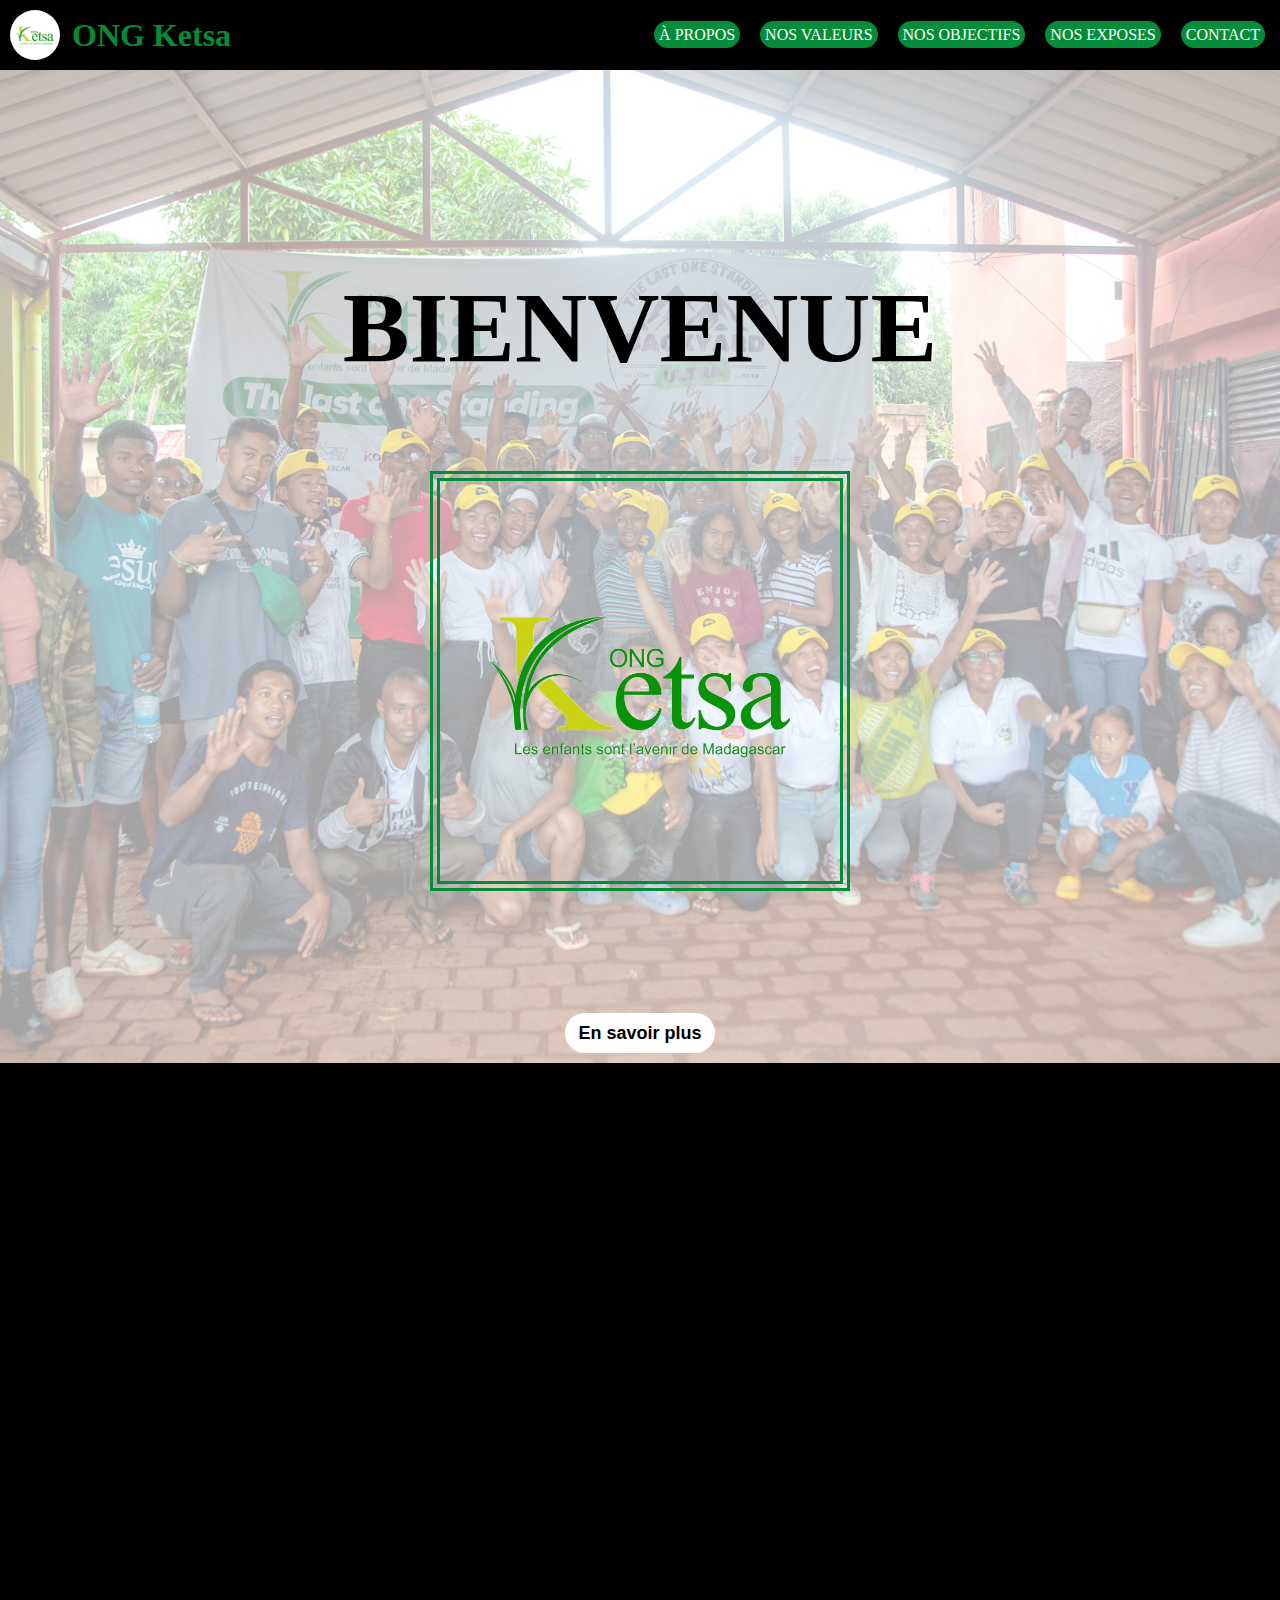
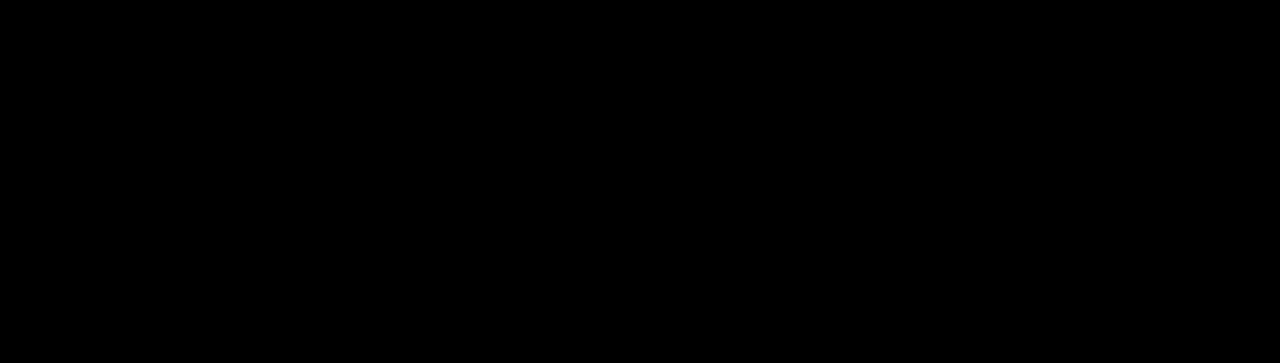
<file: index.html>
<!DOCTYPE html>
<html lang="en">
<head>
    <meta charset="UTF-8">
    <meta name="viewport" content="width=device-width, initial-scale=1.0">
    <link rel="stylesheet" href="style.css">
    <link href='https://cdn.boxicons.com/fonts/basic/boxicons.min.css' rel='stylesheet'>
    <link rel="shortcut icon" href="ketsa.jpg" type="image/x-icon">
    <title>ONG Ketsa</title>

</head>
        <nav>
            <div class="tête">
                <img src="ketsa.jpg" alt="photo">
                <h1>ONG Ketsa</h1>
            </div>

            <ul id="outils" class="outils">
                <li><a href="#histoire">À propos</a></li>
                <li><a href="#valeurs">Nos valeurs</a></li>
                <li><a href="#formations">Nos objectifs</a></li>
                <li><a href="#exposes">Nos exposes</a></li>
                <li><a href="#contact">Contact</a></li>
            </ul>
        </nav>
<body>
        <main class="home">
            <div class="besoin">
                    <h1>BIENVENUE</h1>
                    <br></br>
                    <img src="erase.png" alt="logo">
                    <br></br>
                    <button type="submit" class="btn">
                            <span class="text">En savoir plus</span>
                    </button> 
            </div>
        </main>

        <main class="acceil">

        </main>

<script src="./index.js"></script>
</body>
</html>
</file>
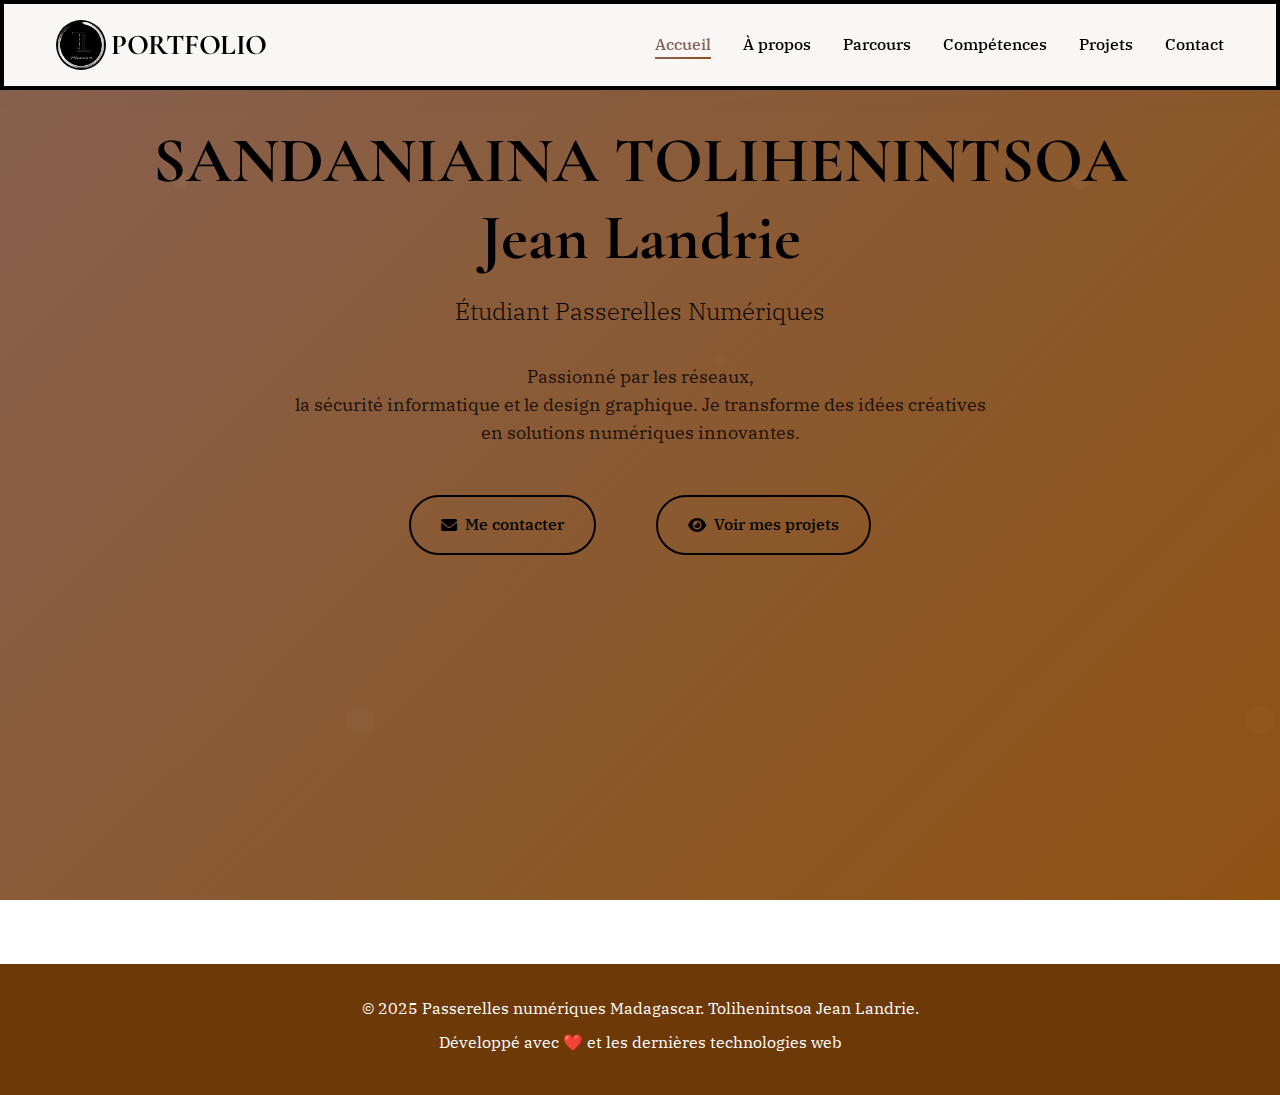
<file: exemple.html>
<!DOCTYPE html>
<html lang="fr">
<head>
    <meta charset="UTF-8">
    <meta name="viewport" content="width=device-width, initial-scale=1.0">
    <title>Portfolio</title>
    <link href='https://cdn.boxicons.com/fonts/basic/boxicons.min.css' rel='stylesheet'>
    <link rel="shortcut icon" href="favicon.ico" type="image/x-icon">
    <link href="https://fonts.googleapis.com/css2?family=IBM+Plex+Serif:wght@300;400;500;600;700&family=Cormorant+Garamond:wght@300;400;500;600;700&family=Domine:wght@400;500;600;700&display=swap" rel="stylesheet">
    <link href="https://cdnjs.cloudflare.com/ajax/libs/font-awesome/6.0.0/css/all.min.css" rel="stylesheet">
    <style>
        :root {
            --primary: #876152;
            --secondary: #6E3908;
            --accent: #8E5212;
            --white: #FFFFFF;
            --black: #000000;
            --text-light: #666;
            --gradient: linear-gradient(135deg, var(--primary), var(--accent));
        }

        * {
            margin: 0;
            padding: 0;
            box-sizing: border-box;
        }

        body {
            font-family: 'IBM Plex Serif', serif;
            line-height: 1.6;
            color: var(--black);
            background: var(--white);
            overflow-x: hidden;
        }

        /* Header & Navigation */
        .header {
            position: fixed;
            top: 0;
            width: 100%;
            background: rgba(255, 255, 255, 0.95);
            border: 4px solid  #000000;
            backdrop-filter: blur(10px);
            z-index: 1000;
            padding: 1rem 0;
            transition: all 0.3s ease;
            box-shadow: 0 2px 20px rgba(135, 97, 82, 0.1);
        }

        .nav-container {
            max-width: 1200px;
            margin: 0 auto;
            display: flex;
            justify-content: space-between;
            align-items: center;
            padding: 0 1rem;
        }

        .profil{
            display: flex;
            align-items: center;
        }

        .profil img{
            width: 50px;
            height: 50px;
            border-radius: 30px;
            object-fit: cover;
            margin: 0 5px 0 0;
            cursor: pointer;
        }

        .logo {
            font-family: 'Cormorant Garamond', serif;
            font-size: 1.8rem;
            font-weight: 700;
            color: black;
            text-decoration: none;
            letter-spacing: -0.5px;
        }

        .nav-menu {
            display: flex;
            list-style: none;
            gap: 2rem;
        }

        .nav-link {
            text-decoration: none;
            color: var(--black);
            font-weight: 500;
            transition: all 0.3s ease;
            position: relative;
        }

        .nav-link:hover,
        .nav-link.active {
            color: var(--primary);
        }

        .nav-link::after {
            content: '';
            position: absolute;
            bottom: -5px;
            left: 0;
            width: 0;
            height: 2px;
            background: var(--gradient);
            transition: width 0.3s ease;
        }

        .nav-link:hover::after,
        .nav-link.active::after {
            width: 100%;
        }

        .mobile-menu {
            display: none;
            flex-direction: column;
            cursor: pointer;
        }

        .mobile-menu span {
            width: 25px;
            height: 3px;
            background: var(--primary);
            margin: 3px 0;
            transition: 0.3s;
        }

        /* Sections */
        .section {
            min-height: 100vh;
            padding: 100px 0 80px;
            display: none;
        }

        .section.active {
            display: block;
        }

        .container {
            max-width: 1200px;
            margin: 0 auto;
            padding: 0 2rem;
        }

        /* Home Section */
        .home-section {
            background: var(--gradient);
            color: var(--white);
            display: flex;
            align-items: center;
            position: relative;
            overflow: hidden;
        }

        .home-section::before {
            content: '';
            position: absolute;
            top: 0;
            left: 0;
            right: 0;
            bottom: 0;
            background: url('data:image/svg+xml,<svg xmlns="http://www.w3.org/2000/svg" viewBox="0 0 100 100"><defs><pattern id="grain" width="100" height="100" patternUnits="userSpaceOnUse"><circle cx="20" cy="20" r="1" fill="rgba(255,255,255,0.1)"/><circle cx="80" cy="40" r="0.5" fill="rgba(255,255,255,0.05)"/><circle cx="40" cy="80" r="1.5" fill="rgba(255,255,255,0.08)"/></pattern></defs><rect width="100" height="100" fill="url(%23grain)"/></svg>') repeat;
            opacity: 0.3;
        }

        .home-content {
            position: relative;
            z-index: 2;
            align-items: center;
            margin: 2% 0;
        }

        .home-title {
            color: black;
            font-family: 'Cormorant Garamond', serif;
            font-size: clamp(2.5rem, 5vw, 4rem);
            font-weight: 700;
            margin-bottom: 1rem;
            line-height: 1.2;
            text-align: center;
            align-items: center;
        }

        .home-subtitle {
            font-size: clamp(1.2rem, 2vw, 1.5rem);
            color: rgb(0, 0, 0);
            margin-bottom: 32px;
            opacity: 0.9;
            font-weight: 300;
            text-align: center;
            align-items: center;
        }

        .home-description {
            font-size: 1.1rem;
            margin-bottom: 3rem;
            opacity: 0.8;
            text-align: center;
            align-items: center;
            color: rgb(0, 0, 0);
        }

        .cta-buttons {
            text-align: center;
            align-items: center;
        }

        .btn {
            padding: 15px 30px;
            margin: 0 2.5%;
            border: none;
            border-radius: 50px;
            font-family: 'IBM Plex Serif', serif;
            font-weight: 500;
            text-decoration: none;
            transition: all 0.3s ease;
            cursor: pointer;
            display: inline-flex;
            align-items: center;
            gap: 0.5rem;
            font-size: 1rem;
        }

        .btn-primary {
            background: none;
            border:2px solid #000000;
            color: #000000;
        }

        .btn-secondary {
             background: none;
            border:2px solid #000000;
            color: #000000;
        }

        .btn:hover {
            transform: translateY(-2px);
            box-shadow: 0 10px 30px rgba(0,0,0,0.2);
        }

        .btn-primary:hover {
            box-shadow: 0 10px 30px rgba(0, 0, 0, 0.2);
        }

        /* Section Headers */
        .section-header {
            text-align: center;
            margin-bottom: 64px;
        }

        .section-title {
            font-family: 'Cormorant Garamond', serif;
            font-size: clamp(2.5rem, 4vw, 3.5rem);
            color: var(--primary);
            margin-bottom: 1rem;
            position: relative;
        }

        .section-subtitle {
            font-size: 1.2rem;
            color: var(--text-light);
            max-width: 600px;
            margin: 0 auto;
        }

        /* About Section */
        .about-content {
            display: grid;
            grid-template-columns: 1fr 2fr;
            gap: 4rem;
            align-items: center;
        }

        .about-content .cv-download i{
            font-size: 30px;
        }

        .about-image {
            position: relative;
        }

        .about-image img {
            border-radius: 20px;
            box-shadow: 1px 1px 20px 0px rgb(53, 53, 53);
            width: 100%; 
            height: 400px;
            object-fit: cover;
        }

        .about-text h3 {
            font-family: 'Domine', serif;
            font-size: 1.8rem;
            color: var(--secondary);
            margin-bottom: 1.5rem;
        }

        .about-text p {
            font-size: 1.1rem;
            margin-bottom: 1.5rem;
            color: var(--text-light);
        }

        /* Skills Section */
        .skills-grid {
            display: grid;
            grid-template-columns: repeat(auto-fit, minmax(300px, 1fr));
            gap: 2rem;
            margin-top: 3rem;
        }

        .skill-category {
            background: var(--white);
            padding: 2.5rem;
            border-radius: 20px;
            box-shadow: 0 10px 40px rgba(135, 97, 82, 0.1);
            transition: all 0.3s ease;
            border: 1px solid rgba(135, 97, 82, 0.1);
        }

        .skill-category:hover {
            transform: translateY(-5px);
            box-shadow: 0 20px 60px rgba(135, 97, 82, 0.2);
        }

        .skill-category h3 {
            font-family: 'Domine', serif;
            font-size: 1.5rem;
            color: var(--primary);
            margin-bottom: 1.5rem;
        }

        .skill-list {
            list-style: none;
        }

        .skill-list li {
            padding: 0.5rem 0;
            color: var(--text-light);
            display: flex;
            align-items: center;
            gap: 0.5rem;
        }

        .skill-list li::before {
            content: '▸';
            color: var(--accent);
            font-weight: bold;
        }

        /* Projects Section */
        .projects-grid {
            display: grid;
            grid-template-columns: repeat(auto-fit, minmax(350px, 1fr));
            gap: 2.5rem;
            margin-top: 3rem;
        }

        .project-card {
            background: var(--white);
            border-radius: 20px;
            overflow: hidden;
            box-shadow: 0 10px 40px rgba(135, 97, 82, 0.1);
            transition: all 0.3s ease;
            border: 1px solid rgba(135, 97, 82, 0.1);
        }

        .project-card:hover {
            transform: translateY(-10px);
            box-shadow: 0 30px 80px rgba(135, 97, 82, 0.2);
        }

        .project-header {
            background: var(--gradient);
            color: var(--white);
            padding: 2rem;
            position: relative;
        }

        .project-header::after {
            content: '';
            position: absolute;
            bottom: 0;
            left: 0;
            right: 0;
            height: 20px;
            background: var(--white);
            border-radius: 20px 20px 0 0;
        }

        .project-content {
            padding: 2rem;
        }

        .project-title {
            font-family: 'Domine', serif;
            font-size: 1.5rem;
            margin-bottom: 1rem;
        }

        .project-description {
            color: var(--text-light);
            line-height: 1.6;
        }

        /* Contact Section */
        .contact-grid {
            display: grid;
            grid-template-columns: 1fr 1fr;
            gap: 4rem;
            margin-top: 3rem;
        }

        .contact-info {
            background: var(--gradient);
            color: var(--white);
            padding: 3rem;
            border-radius: 20px;
            position: relative;
        }

        .contact-info::before {
            content: '';
            position: absolute;
            top: -50%;
            right: -50%;
            width: 100%;
            height: 100%;
            background: radial-gradient(circle, rgba(255,255,255,0.1) 0%, transparent 70%);
        }

        .contact-info h3 {
            font-family: 'Domine', serif;
            font-size: 1.8rem;
            margin-bottom: 2rem;
        }

        .contact-item {
            display: flex;
            align-items: center;
            gap: 1rem;
            margin-bottom: 1.5rem;
            position: relative;
            z-index: 2;
        }

        .contact-item i {
            font-size: 1.2rem;
            width: 20px;
        }

        .contact-form {
            background: var(--white);
            padding: 3rem;
            border-radius: 20px;
            box-shadow: 0 10px 40px rgba(135, 97, 82, 0.1);
        }

        .form-group {
            margin-bottom: 2rem;
        }

        .form-group label {
            display: block;
            margin-bottom: 0.5rem;
            font-weight: 500;
            color: var(--secondary);
        }

        .form-group input,
        .form-group textarea {
            width: 100%;
            padding: 1rem;
            border: 2px solid rgba(135, 97, 82, 0.2);
            border-radius: 10px;
            font-family: 'IBM Plex Serif', serif;
            transition: border-color 0.3s ease;
        }

        .form-group input:focus,
        .form-group textarea:focus {
            outline: none;
            border-color: var(--primary);
        }

        .social-links {
            display: flex;
            gap: 1rem;
            margin-top: 2rem;
        }

        .social-link {
            display: flex;
            align-items: center;
            justify-content: center;
            width: 50px;
            height: 50px;
            background: rgba(255, 255, 255, 0.2);
            border-radius: 50%;
            color: var(--white);
            text-decoration: none;
            transition: all 0.3s ease;
        }

        .social-link:hover {
            background: var(--white);
            color: var(--primary);
            transform: translateY(-3px);
        }

        /* CV Download */
        .cv-download {
            margin-top: 2rem;
            text-align: center;
        }

        .download-btn {
            background: var(--secondary);
            color: var(--white);
            padding: 15px 30px;
            border-radius: 50px;
            text-decoration: none;
            display: inline-flex;
            align-items: center;
            gap: 0.5rem;
            font-weight: 500;
            transition: all 0.3s ease;
        }

        .download-btn:hover {
            background: var(--accent);
            transform: translateY(-2px);
            box-shadow: 0 10px 30px rgba(0,0,0,0.2);
        }

        /* Footer */
        .footer {
            background: var(--secondary);
            color: var(--white);
            text-align: center;
            padding: 2rem 0;
            margin-top: 4rem;
        }

        .footer p {
            margin-bottom: 0.5rem;
        }

        /* Responsive Design */
        @media (max-width: 768px) {
            .nav-menu {
                display: none;
            }

            .mobile-menu {
                display: flex;
            }

            .about-content,
            .contact-grid {
                grid-template-columns: 1fr;
                gap: 2rem;
            }

            .cta-buttons {
                justify-content: center;
            }

            .skills-grid,
            .projects-grid {
                grid-template-columns: 1fr;
            }

            .container {
                padding: 0 1rem;
            }
        }

        /* Animations */
        @keyframes fadeInUp {
            from {
                opacity: 0;
                transform: translateY(30px);
            }
            to {
                opacity: 1;
                transform: translateY(0);
            }
        }

        .fade-in {
            animation: fadeInUp 0.6s ease-out;
        }
    </style>
</head>
<body>
    <!-- Header -->
    <header class="header">
        <nav class="nav-container">
            <div class="profil">
                <img src="toly.png" alt="toly">
                <h1 href="#" class="logo">PORTFOLIO</h1>
            </div>
            <ul class="nav-menu">
                <li><a href="#home" class="nav-link active">Accueil</a></li>
                <li><a href="#about" class="nav-link">À propos</a></li>
                <li><a href="#journey" class="nav-link">Parcours</a></li>
                <li><a href="#skills" class="nav-link">Compétences</a></li>
                <li><a href="#projects" class="nav-link">Projets</a></li>
                <li><a href="#contact" class="nav-link">Contact</a></li>
            </ul>
           
        </nav>
    </header>

    <!-- Home Section -->
    <section id="home" class="section home-section active">
        <div class="container">
            <div class="home-content fade-in">
                <h1 class="home-title">SANDANIAINA TOLIHENINTSOA<br>Jean Landrie</h1>
                <p class="home-subtitle">Étudiant Passerelles Numériques</p>
                <p class="home-description">
                    Passionné par les réseaux,<br>la sécurité informatique et le design graphique. 
                    Je transforme des idées créatives <br>en solutions numériques innovantes.
                </p>
                <div class="cta-buttons">
                    <a href="#contact" class="btn btn-primary">
                        <i class="fas fa-envelope"></i>
                        Me contacter
                    </a>
                    <a href="#projects" class="btn btn-secondary">
                        <i class="fas fa-eye"></i>
                        Voir mes projets
                    </a>
                </div>
            </div>
        </div>
    </section>

    <!-- About Section -->
    <section id="about" class="section">
        <div class="container">
            <div class="section-header">
                <h2 class="section-title">À propos</h2>
                <p class="section-subtitle">Découvrez qui je suis et ce qui me motive</p>
            </div>
            <div class="about-content">
                <div class="about-image">
                    <div style="width: 100%; height: 400px; border-radius: 20px; display: flex; align-items: center; justify-content: center;">
                        <img src="photo.png" alt="photo">
                    </div>
                </div>
                <div class="about-text">
                    <h3>Une passion pour le numérique</h3>
                    <p>
                        Étudiant sérieux et dynamique, je suis passionné par le monde numérique, 
                        particulièrement les réseaux, la sécurité informatique et le design graphique.
                    </p>
                    <p>
                        J'ai intégré le programme Passerelles Numériques pour bien préparer mon avenir 
                        et acquérir les compétences nécessaires pour atteindre mes objectifs professionnels.
                    </p>
                    <p>
                        J'aime relever des défis techniques complexes et collaborer avec des équipes 
                        multidisciplinaires pour transformer des idées en réalités numériques.
                    </p>
                </div>
            </div>
        </div>
    </section>

    <!-- Journey Section -->
    <section id="journey" class="section">
        <div class="container">
            <div class="section-header">
                <h2 class="section-title">Mon Parcours</h2>
                <p class="section-subtitle">Mon évolution et mes objectifs</p>
            </div>
            <div class="about-content">
                <div class="about-text">
                    <h3>Formation et Développement</h3>
                    <p>
                        Élevé sérieux et dynamique, passionné par le numérique sur les réseaux & sécurité 
                        et le design graphique. J'ai intégré le programme Passerelles Numériques pour bien 
                        préparer mon avenir meilleur et aussi pour avoir des compétences pour que je puisse 
                        atteindre mon objectif.
                    </p>
                    <p>
                        J'aime relever des défis techniques complexes et collaborer avec des équipes 
                        multidisciplinaires pour transformer des idées en réalités numériques. 
                        Mon objectif est de garantir la sécurité des données et optimiser la performance 
                        des réseaux pour les utilisateurs.
                    </p>
                    <div class="cv-download">
                        <a href="https://drive.google.com/file/d/1STuNhtqGODnak_FJUY5J7viemYLdugAx/view?usp=sharing" onclick="downloadCV()" class="download-btn">
                            <i class='bxr  bx-eye-alt'></i> 
                            Voir mon CV
                        </a>
                    </div>
                </div>
                <div class="about-image">
                    <div style="width: 100%; height: 400px;">
                        <img src="landrie.jpg" alt="photo">
                    </div>
                </div>
            </div>
        </div>
    </section>

    <!-- Skills Section -->
    <section id="skills" class="section">
        <div class="container">
            <div class="section-header">
                <h2 class="section-title">Mes Compétences</h2>
                <p class="section-subtitle">Un aperçu de mes compétences techniques et qualités personnelles</p>
            </div>
            <div class="skills-grid">
                <div class="skill-category">
                    <h3><i class="fas fa-laptop-code"></i> Compétences Techniques</h3>
                    <ul class="skill-list">
                        <li>Microsoft Office (Excel, Word, PowerPoint)</li>
                        <li>Design graphique</li>
                        <li>Front-end (HTML et CSS)</li>
                        <li>Web marketing</li>
                        <li>Communication Digital</li>
                    </ul>
                </div>
                <div class="skill-category">
                    <h3><i class="fas fa-users"></i> Qualités Personnelles</h3>
                    <ul class="skill-list">
                        <li>Travail d'équipe</li>
                        <li>Communication</li>
                        <li>Résolution de problèmes</li>
                        <li>Créativité</li>
                        <li>Dynamique</li>
                    </ul>
                </div>
            </div>
        </div>
    </section>

    <!-- Projects Section -->
    <section id="projects" class="section">
        <div class="container">
            <div class="section-header">
                <h2 class="section-title">Mes Projets</h2>
                <p class="section-subtitle">Découvrez mes réalisations et projets</p>
            </div>
            <div class="projects-grid">
                <div class="project-card">
                    <div class="project-header">
                        <i class="fas fa-palette" style="font-size: 2rem; margin-bottom: 1rem;"></i>
                        <h3 class="project-title">Projet Web Design</h3>
                    </div>
                    <div class="project-content">
                        <p class="project-description">
                            Création d'interfaces web modernes et responsives en utilisant HTML, CSS 
                            et les principes de design UX/UI.
                        </p>
                    </div>
                </div>
                <div class="project-card">
                    <div class="project-header">
                        <i class="fas fa-shield-alt" style="font-size: 2rem; margin-bottom: 1rem;"></i>
                        <h3 class="project-title">Sécurité Réseau</h3>
                    </div>
                    <div class="project-content">
                        <p class="project-description">
                            Étude et implémentation de solutions de sécurité pour réseaux informatiques 
                            avec analyse des vulnérabilités.
                        </p>
                    </div>
                </div>
                <div class="project-card">
                    <div class="project-header">
                        <i class="fas fa-paint-brush" style="font-size: 2rem; margin-bottom: 1rem;"></i>
                        <h3 class="project-title">Design Graphique</h3>
                    </div>
                    <div class="project-content">
                        <p class="project-description">
                            Création d'identités visuelles, logos et supports de communication 
                            pour diverses organisations.
                        </p>
                    </div>
                </div>
            </div>
        </div>
    </section>

    <!-- Contact Section -->
    <section id="contact" class="section">
        <div class="container">
            <div class="section-header">
                <h2 class="section-title">Me Contacter</h2>
                <p class="section-subtitle">Prêt à collaborer ? N'hésitez pas à me contacter pour discuter de votre projet.</p>
            </div>
            <div class="contact-grid">
                <div class="contact-info">
                    <h3>Informations de contact</h3>
                    <div class="contact-item">
                        <i class="fas fa-envelope"></i>
                        <span>jeanlandrie.sandaniaina@student.passerellesnumeriques.org</span>
                    </div>
                    <div class="contact-item">
                        <i class="fas fa-phone"></i>
                        <span>+261 38 42 144 22</span>
                    </div>
                    <div class="contact-item">
                        <i class="fas fa-map-marker-alt"></i>
                        <span>Antananarivo, Madagascar</span>
                    </div>
                    <h4 style="margin-top: 2rem; margin-bottom: 1rem;">Suivez-moi :</h4>
                    <div class="social-links">
                        <a href="https://www.linkedin.com/in/jean-landrie-sandaniaina-tolihenintsoa-218220366/" class="social-link" target="_blank" rel="noopener noreferrer">
                            <i class="fab fa-linkedin"></i>
                        </a>
                        <a href="https://github.com/JLandrie/Projet" class="social-link" target="_blank" rel="noopener noreferrer">
                            <i class="fab fa-github"></i>
                        </a>
                        <a href="https://www.facebook.com/toly.henintsoa.2025" class="social-link" target="_blank" rel="noopener noreferrer">
                            <i class="fab fa-facebook"></i>
                        </a>
                    </div>
                </div>
                <div class="contact-form">
                    <h3>Envoyez-moi un message</h3>
                    <form>
                        <div class="form-group">
                            <label for="name">Nom</label>
                            <input type="text" id="name" name="name" placeholder="Entrez votre nom..." maxlength="10" minlength="5">
                        </div>
                        <div class="form-group">
                            <label for="email">Email</label>
                            <input type="email" id="email" name="email" placeholder="Entrez votre e-mail..." maxlength="70" minlength="10">
                        </div>
                        <div class="form-group">
                            <label for="message">Message</label>
                            <textarea id="message" name="message" rows="5" placeholder="Ecrirer votre message..." maxlength="300" minlength="60"></textarea>
                        </div>
                        <button type="submit" class="btn btn-primary" style="width: 100%;">
                            <i class="fas fa-paper-plane"></i>
                            Envoyer le message
                        </button>
                    </form>
                </div>
            </div>
        </div>
    </section>

    <!-- Footer -->
    <footer class="footer">
        <div class="container">
            <p>© 2025 Passerelles numériques Madagascar. Tolihenintsoa Jean Landrie.</p>
            <p>Développé avec ❤️ et les dernières technologies web</p>
        </div>
    </footer>

    <script>
        // Navigation functionality
        const navLinks = document.querySelectorAll('.nav-link');
        const sections = document.querySelectorAll('.section');

        navLinks.forEach(link => {
            link.addEventListener('click', (e) => {
                e.preventDefault();
                
                // Remove active class from all links and sections
                navLinks.forEach(nl => nl.classList.remove('active'));
                sections.forEach(section => section.classList.remove('active'));
                
                // Add active class to clicked link
                link.classList.add('active');
                
                // Show corresponding section
                const targetId = link.getAttribute('href').substring(1);
                const targetSection = document.getElementById(targetId);
                if (targetSection) {
                    targetSection.classList.add('active');
                    targetSection.scrollIntoView({ behavior: 'smooth' });
                }
            });
        });

        // CV Download functionality
        function downloadCV() {
            // In a real scenario, this would trigger a download
            // For now, we'll show an alert since we can't access local files
            alert('Fonctionnalité de téléchargement CV à implémenter. Le fichier se trouve à : C:\Users\TOLIHENINTSOA\Documents\CV Professionnel Minimaliste Beige.pdf')
        }

     </script>
     </body>
</html>
</file>
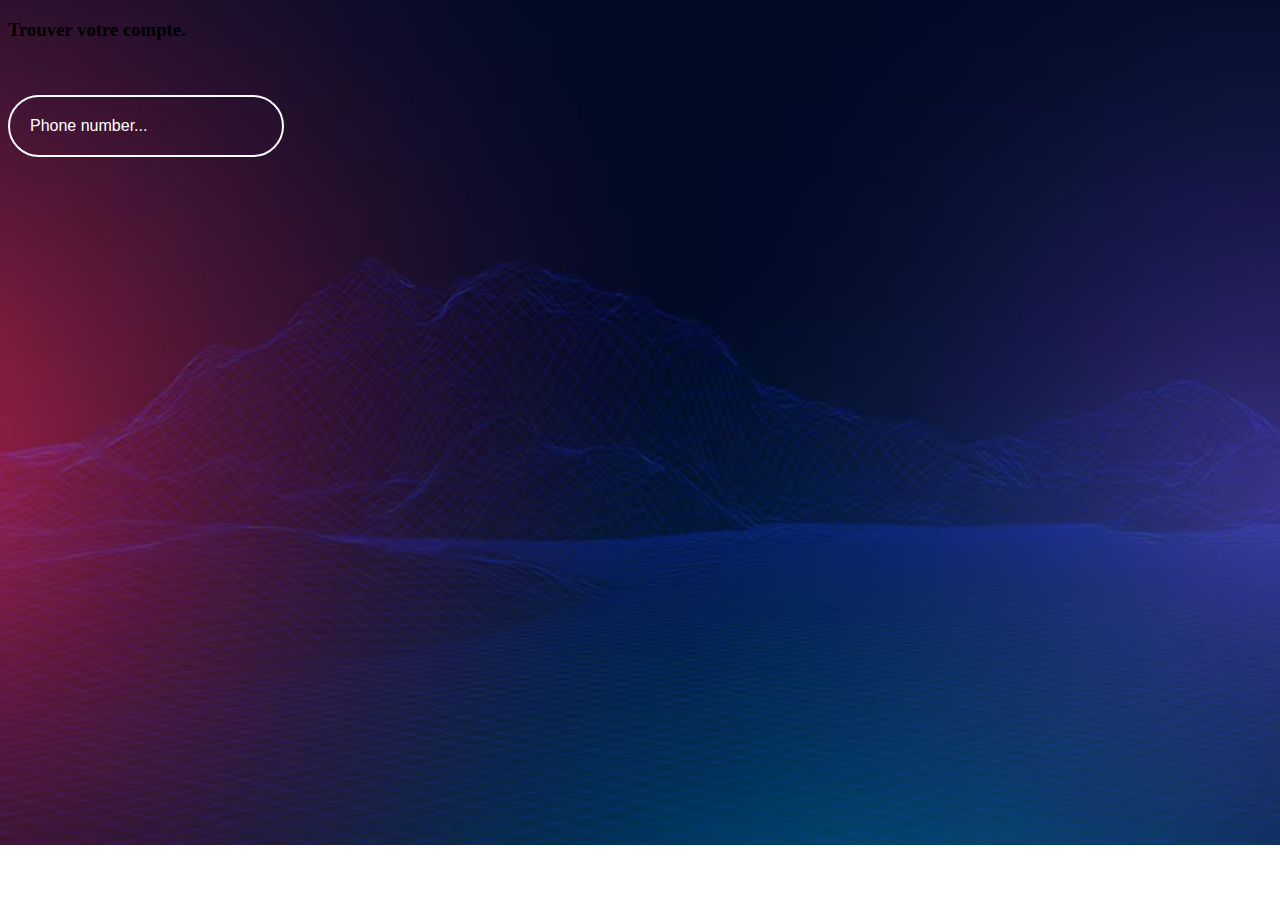
<file: forgot.html>
<!DOCTYPE html>
<html lang="en">
<head>
    <meta charset="UTF-8">
    <link rel="stylesheet" href="forgot.css">
    <meta name="viewport" content="width=device-width, initial-scale=1.0">
    <link href='https://cdn.boxicons.com/fonts/brands/boxicons-brands.min.css' rel='stylesheet'>
    <title>Forgot password</title>
</head>
<body>
    <div class="texte">
        <h3>Trouver votre compte.</h3>
    </div>
    <br></br>
    <div class="nombre">
        <input type="tel" class="tel" placeholder="Phone number...">
        <i class='bxr  bxs-phone'></i>  
    </div>
</body>
</html>
</file>
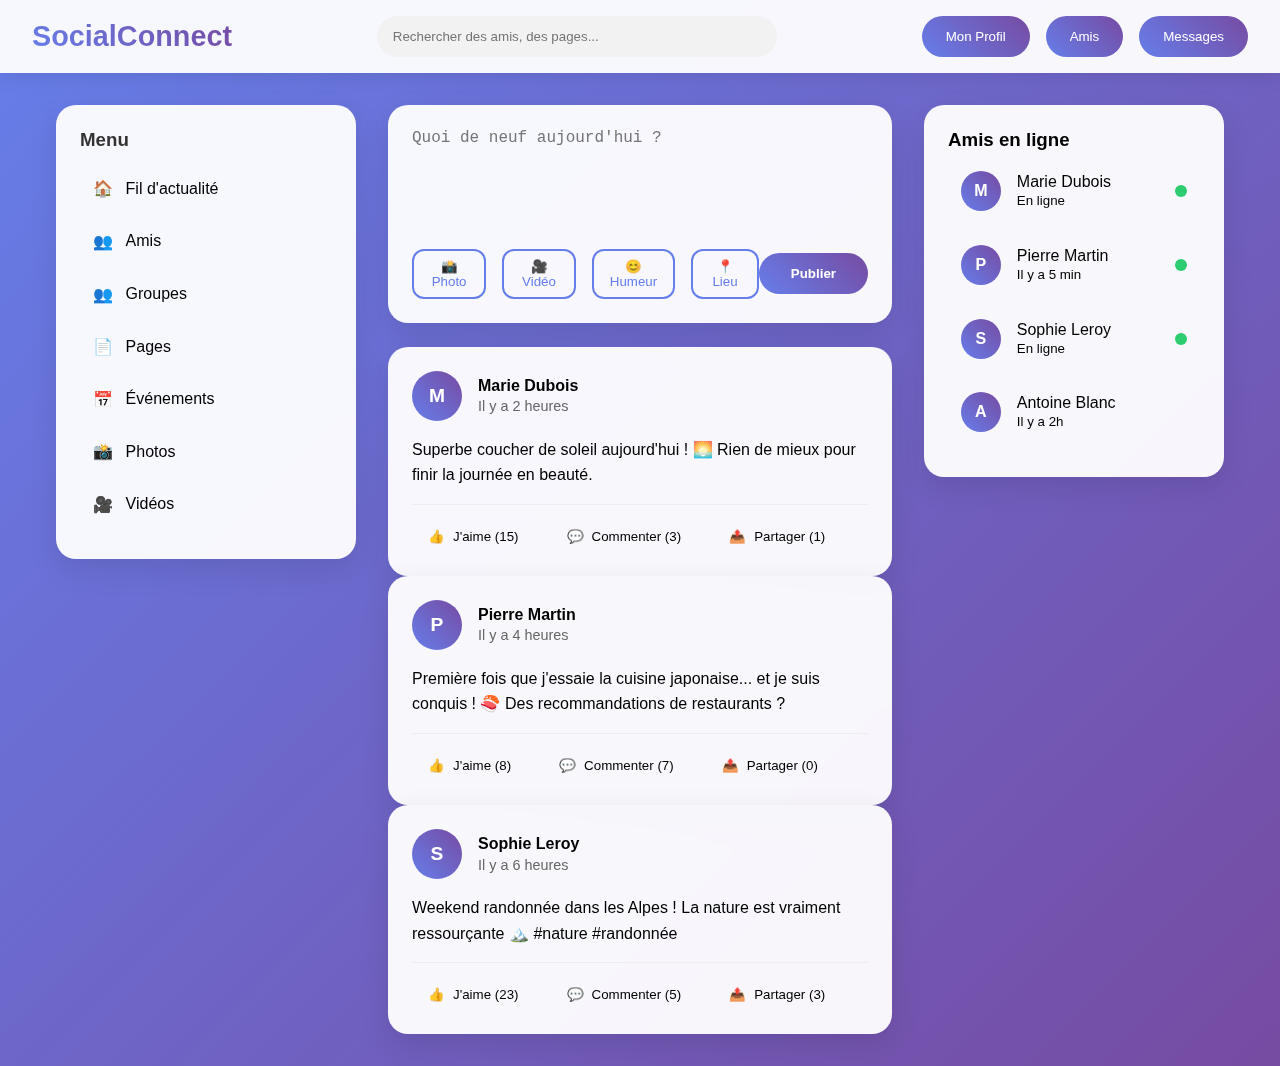
<file: plate.html>
<!DOCTYPE html>
<html lang="fr">
<head>
    <meta charset="UTF-8">
    <meta name="viewport" content="width=device-width, initial-scale=1.0">
    <link rel="stylesheet" href="plate.css">
    <title>SocialConnect</title>
</head>
<body>
    <nav class="navbar">
        <div class="logo">SocialConnect</div>
        <div class="nav-search">
            <input type="text" class="search-input" placeholder="Rechercher des amis, des pages...">
        </div>
        <div class="nav-actions">
            <button class="nav-btn" onclick="openModal('profileModal')">Mon Profil</button>
            <button class="nav-btn" onclick="openModal('friendsModal')">Amis</button>
            <button class="nav-btn" onclick="openModal('messagesModal')">Messages</button>
        </div>
    </nav>

    <div class="container">
        <aside class="sidebar">
            <h3>Menu</h3>
            <div class="sidebar-item" onclick="showSection('feed')">
                <span>🏠</span> Fil d'actualité
            </div>
            <div class="sidebar-item" onclick="showSection('friends')">
                <span>👥</span> Amis
            </div>
            <div class="sidebar-item" onclick="showSection('groups')">
                <span>👥</span> Groupes
            </div>
            <div class="sidebar-item" onclick="showSection('pages')">
                <span>📄</span> Pages
            </div>
            <div class="sidebar-item" onclick="showSection('events')">
                <span>📅</span> Événements
            </div>
            <div class="sidebar-item" onclick="showSection('photos')">
                <span>📸</span> Photos
            </div>
            <div class="sidebar-item" onclick="showSection('videos')">
                <span>🎥</span> Vidéos
            </div>
        </aside>

        <main class="main-content">
            <div class="post-composer">
                <textarea class="composer-input" placeholder="Quoi de neuf aujourd'hui ?"></textarea>
                <div class="composer-actions">
                    <div class="composer-buttons">
                        <button class="composer-btn">📸 Photo</button>
                        <button class="composer-btn">🎥 Vidéo</button>
                        <button class="composer-btn">😊 Humeur</button>
                        <button class="composer-btn">📍 Lieu</button>
                    </div>
                    <button class="post-btn" onclick="createPost()">Publier</button>
                </div>
            </div>

            <div id="posts-container">
                <!-- Les posts seront ajoutés ici dynamiquement -->
            </div>
        </main>

        <aside class="friends-list">
            <h3>Amis en ligne</h3>
            <div class="friend-item">
                <div class="friend-avatar">M</div>
                <div>
                    <div>Marie Dubois</div>
                    <small>En ligne</small>
                </div>
                <div class="online-indicator"></div>
            </div>
            <div class="friend-item">
                <div class="friend-avatar">P</div>
                <div>
                    <div>Pierre Martin</div>
                    <small>Il y a 5 min</small>
                </div>
                <div class="online-indicator"></div>
            </div>
            <div class="friend-item">
                <div class="friend-avatar">S</div>
                <div>
                    <div>Sophie Leroy</div>
                    <small>En ligne</small>
                </div>
                <div class="online-indicator"></div>
            </div>
            <div class="friend-item">
                <div class="friend-avatar">A</div>
                <div>
                    <div>Antoine Blanc</div>
                    <small>Il y a 2h</small>
                </div>
            </div>
        </aside>
    </div>

    <!-- Modals -->
    <div id="profileModal" class="modal">
        <div class="modal-content">
            <span class="close" onclick="closeModal('profileModal')">&times;</span>
            <h2>Mon Profil</h2>
            <div style="text-align: center; margin: 2rem 0;">
                <div class="avatar" style="width: 100px; height: 100px; font-size: 2rem; margin: 0 auto 1rem;">U</div>
                <h3>Utilisateur</h3>
                <p>Membre depuis janvier 2025</p>
                <p>📍 Paris, France</p>
                <p>💼 Développeur Web</p>
                <p>🎓 École d'Informatique</p>
            </div>
            <button class="post-btn" style="width: 100%;">Modifier le profil</button>
        </div>
    </div>

    <div id="friendsModal" class="modal">
        <div class="modal-content">
            <span class="close" onclick="closeModal('friendsModal')">&times;</span>
            <h2>Mes Amis (24)</h2>
            <div style="display: grid; grid-template-columns: repeat(auto-fill, minmax(150px, 1fr)); gap: 1rem; margin-top: 1rem;">
                <div style="text-align: center; padding: 1rem; border: 1px solid #eee; border-radius: 12px;">
                    <div class="friend-avatar" style="margin: 0 auto 0.5rem;">M</div>
                    <div>Marie Dubois</div>
                    <small>24 amis en commun</small>
                </div>
                <div style="text-align: center; padding: 1rem; border: 1px solid #eee; border-radius: 12px;">
                    <div class="friend-avatar" style="margin: 0 auto 0.5rem;">P</div>
                    <div>Pierre Martin</div>
                    <small>18 amis en commun</small>
                </div>
                <div style="text-align: center; padding: 1rem; border: 1px solid #eee; border-radius: 12px;">
                    <div class="friend-avatar" style="margin: 0 auto 0.5rem;">S</div>
                    <div>Sophie Leroy</div>
                    <small>31 amis en commun</small>
                </div>
            </div>
        </div>
    </div>

    <div id="messagesModal" class="modal">
        <div class="modal-content">
            <span class="close" onclick="closeModal('messagesModal')">&times;</span>
            <h2>Messages</h2>
            <div style="border: 1px solid #eee; border-radius: 12px; margin-top: 1rem;">
                <div class="friend-item" style="border-bottom: 1px solid #eee;">
                    <div class="friend-avatar">M</div>
                    <div style="flex: 1;">
                        <div>Marie Dubois</div>
                        <small>Salut ! Comment ça va ?</small>
                    </div>
                    <small>14:30</small>
                </div>
                <div class="friend-item" style="border-bottom: 1px solid #eee;">
                    <div class="friend-avatar">P</div>
                    <div style="flex: 1;">
                        <div>Pierre Martin</div>
                        <small>Tu viens à la soirée ce soir ?</small>
                    </div>
                    <small>13:45</small>
                </div>
                <div class="friend-item">
                    <div class="friend-avatar">S</div>
                    <div style="flex: 1;">
                        <div>Sophie Leroy</div>
                        <small>Merci pour ton aide !</small>
                    </div>
                    <small>12:20</small>
                </div>
            </div>
        </div>
    </div>

    <script>
        // Données des posts exemples
        const samplePosts = [
            {
                id: 1,
                author: "Marie Dubois",
                avatar: "M",
                time: "Il y a 2 heures",
                content: "Superbe coucher de soleil aujourd'hui ! 🌅 Rien de mieux pour finir la journée en beauté.",
                likes: 15,
                comments: 3,
                shares: 1
            },
            {
                id: 2,
                author: "Pierre Martin",
                avatar: "P", 
                time: "Il y a 4 heures",
                content: "Première fois que j'essaie la cuisine japonaise... et je suis conquis ! 🍣 Des recommandations de restaurants ?",
                likes: 8,
                comments: 7,
                shares: 0
            },
            {
                id: 3,
                author: "Sophie Leroy",
                avatar: "S",
                time: "Il y a 6 heures", 
                content: "Weekend randonnée dans les Alpes ! La nature est vraiment ressourçante 🏔️ #nature #randonnée",
                likes: 23,
                comments: 5,
                shares: 3
            }
        ];

        let posts = [...samplePosts];
        let postIdCounter = 4;

        // Charger les posts au démarrage
        window.onload = function() {
            renderPosts();
        };

        function renderPosts() {
            const container = document.getElementById('posts-container');
            container.innerHTML = '';
            
            posts.forEach(post => {
                const postElement = createPostElement(post);
                container.appendChild(postElement);
            });
        }

        function createPostElement(post) {
            const postDiv = document.createElement('div');
            postDiv.className = 'post';
            postDiv.innerHTML = `
                <div class="post-header">
                    <div class="avatar">${post.avatar}</div>
                    <div class="post-info">
                        <h4>${post.author}</h4>
                        <div class="post-time">${post.time}</div>
                    </div>
                </div>
                <div class="post-content">${post.content}</div>
                <div class="post-actions">
                    <button class="action-btn" onclick="toggleLike(${post.id})">
                        <span>👍</span> J'aime (${post.likes})
                    </button>
                    <button class="action-btn" onclick="showComments(${post.id})">
                        <span>💬</span> Commenter (${post.comments})
                    </button>
                    <button class="action-btn" onclick="sharePost(${post.id})">
                        <span>📤</span> Partager (${post.shares})
                    </button>
                </div>
            `;
            return postDiv;
        }

        function createPost() {
            const textarea = document.querySelector('.composer-input');
            const content = textarea.value.trim();
            
            if (content) {
                const newPost = {
                    id: postIdCounter++,
                    author: "Utilisateur",
                    avatar: "U",
                    time: "À l'instant",
                    content: content,
                    likes: 0,
                    comments: 0,
                    shares: 0
                };
                
                posts.unshift(newPost);
                textarea.value = '';
                renderPosts();
                
                // Animation d'ajout
                const firstPost = document.querySelector('.post');
                firstPost.style.animation = 'slideIn 0.5s ease';
            }
        }

        function toggleLike(postId) {
            const post = posts.find(p => p.id === postId);
            if (post) {
                post.likes += 1;
                renderPosts();
            }
        }

        function showComments(postId) {
            alert('Fonctionnalité de commentaires en développement !');
        }

        function sharePost(postId) {
            const post = posts.find(p => p.id === postId);
            if (post) {
                post.shares += 1;
                renderPosts();
                alert('Post partagé !');
            }
        }

        function openModal(modalId) {
            document.getElementById(modalId).style.display = 'flex';
        }

        function closeModal(modalId) {
            document.getElementById(modalId).style.display = 'none';
        }

        function showSection(section) {
            alert(`Section ${section} en développement !`);
        }

        // Fermer les modals en cliquant à l'extérieur
        window.onclick = function(event) {
            const modals = document.getElementsByClassName('modal');
            for (let modal of modals) {
                if (event.target === modal) {
                    modal.style.display = 'none';
                }
            }
        }

        // Permettre la publication avec Entrée + Ctrl
        document.querySelector('.composer-input').addEventListener('keydown', function(e) {
            if (e.ctrlKey && e.key === 'Enter') {
                createPost();
            }
        });

        // Animation CSS pour les nouveaux posts
        const style = document.createElement('style');
        style.textContent = `
            @keyframes slideIn {
                from {
                    opacity: 0;
                    transform: translateY(-20px);
                }
                to {
                    opacity: 1;
                    transform: translateY(0);
                }
            }
        `;
        document.head.appendChild(style);
    </script>
</body>
</html>
</file>
<file: style.css>
*{
    margin: 0;
    padding: 0;
}

/* code pour navigateur */
nav{
    background: rgb(0, 0, 0);
    display: flex;
    justify-content: space-between;
    align-items: center;
}

.tête{
    display: flex;
    justify-content: center;
    align-items: center;
}

.tête img{
    width: 50px;
    height: 50px;
    border-radius: 200px;
    padding: 10px;
}

.tête img:hover{
    width: 70px;
    height: 70px;
}

.tête h1{
    padding: 2px;
    color:  rgb(5,140,56);
}

.outils{
    display: flex;
    justify-content: center;
    align-items: center;
    padding: 5px;
    
}

.outils li{
    list-style: none;
}

.outils li a{
    text-decoration: none;
    color: rgb(255, 255, 255);
    padding: 5px;
    margin: 10px;
    border-radius: 20px;
    background:rgb(5,140,56);
    text-transform: uppercase;
    font-size: 16px;
    cursor: pointer;
}

.outils li a:hover {
    background: white;
    color: black;

}

/* code pour le body */
.home {
    min-height: 100vh;
    background: url(ong.jpg) no-repeat;
    background-position: center;
    background-size: cover;
}

.home .besoin{
    align-items: center;
    text-align: center;
    background: rgba(255, 255, 255, 0.644);
    background-position: center;
    background-size: cover;
    min-height: 100vh;
    
}

.home .besoin h1{
    font-size: 100px;
    padding: 200px 0 0 0;
}

.home .besoin img{
    width: 400px;
    height: 400px;
    margin: 50px 0 0 0;
    border: 10px solid rgb(5,140,56);
    border-style: double;
    padding: 0 0 0 0;
}

.home .besoin .btn {
    background: white;
    border: none;
    outline: none;
    text-align: center;
    align-items: center;
    border-radius: 50px;
    width: 150px;
    height: 40px;
    margin: 100px 0 10px 0;
}

.home .besoin .text {
    font-size: 18px;
    font-weight: bold;
    padding: 0;
}

.acceil{
    min-height: 100vh;
    background: black;
    background-position: center;
    background-size: cover;
}
</file>
<file: forgot.css>
body{
    justify-content: center;
    align-items: center;
    min-height: 90vh;
    background: url(dark.avif) no-repeat;
    background-position: center;
    background-size: cover;
}
.nombre input{
    background: transparent;
    border: none;
    outline: none;
    border: 2px solid rgb(255, 255, 255);
    border-radius: 40px;
    font-size: 16px;
    color: white;
    padding: 20px 45px 20px 20px;
}
.nombre input::placeholder{
    color: rgb(255, 255, 255);
}
.nombre i{
    display: flex;
    position: relative;
    margin: 0 5px 0 0;
    right: 20px;
    transform: translateY(-50%);
    font-size: 50px;
}
</file>
<file: plate.css>
* {
            margin: 0;
            padding: 0;
            box-sizing: border-box;
        }

        body {
            font-family: 'Segoe UI', Tahoma, Geneva, Verdana, sans-serif;
            background: linear-gradient(135deg, #667eea 0%, #764ba2 100%);
            min-height: 100vh;
        }

        .navbar {
            background: rgba(255, 255, 255, 0.95);
            backdrop-filter: blur(10px);
            padding: 1rem 2rem;
            box-shadow: 0 2px 20px rgba(0,0,0,0.1);
            display: flex;
            justify-content: space-between;
            align-items: center;
            position: sticky;
            top: 0;
            z-index: 1000;
        }

        .logo {
            font-size: 1.8rem;
            font-weight: bold;
            background: linear-gradient(45deg, #667eea, #764ba2);
            background-clip: text;
            -webkit-text-fill-color: transparent;
        }

        .nav-search {
            flex: 1;
            max-width: 400px;
            margin: 0 2rem;
        }

        .search-input {
            width: 100%;
            padding: 0.8rem 1rem;
            border: none;
            border-radius: 25px;
            background: rgba(240, 240, 240, 0.8);
            outline: none;
            transition: all 0.3s ease;
        }

        .search-input:focus {
            background: white;
            box-shadow: 0 0 20px rgba(0,0,0,0.1);
        }

        .nav-actions {
            display: flex;
            gap: 1rem;
            align-items: center;
        }

        .nav-btn {
            background: linear-gradient(45deg, #667eea, #764ba2);
            color: white;
            border: none;
            padding: 0.8rem 1.5rem;
            border-radius: 25px;
            cursor: pointer;
            transition: transform 0.3s ease;
            font-weight: 500;
        }

        .nav-btn:hover {
            transform: translateY(-2px);
            box-shadow: 0 5px 15px rgba(0,0,0,0.2);
        }

        .container {
            max-width: 1200px;
            margin: 2rem auto;
            padding: 0 1rem;
            display: grid;
            grid-template-columns: 300px 1fr 300px;
            gap: 2rem;
        }

        .sidebar {
            background: rgba(255, 255, 255, 0.95);
            backdrop-filter: blur(10px);
            border-radius: 20px;
            padding: 1.5rem;
            height: fit-content;
            box-shadow: 0 10px 30px rgba(0,0,0,0.1);
        }

        .sidebar h3 {
            margin-bottom: 1rem;
            color: #333;
        }

        .sidebar-item {
            padding: 0.8rem;
            margin: 0.5rem 0;
            border-radius: 12px;
            cursor: pointer;
            transition: all 0.3s ease;
            display: flex;
            align-items: center;
            gap: 0.8rem;
        }

        .sidebar-item:hover {
            background: linear-gradient(45deg, #667eea, #764ba2);
            color: white;
            transform: translateX(5px);
        }

        .main-content {
            display: flex;
            flex-direction: column;
            gap: 1.5rem;
        }

        .post-composer {
            background: rgba(255, 255, 255, 0.95);
            backdrop-filter: blur(10px);
            border-radius: 20px;
            padding: 1.5rem;
            box-shadow: 0 10px 30px rgba(0,0,0,0.1);
        }

        .composer-input {
            width: 100%;
            min-height: 100px;
            border: none;
            outline: none;
            resize: none;
            font-size: 1rem;
            background: transparent;
            margin-bottom: 1rem;
        }

        .composer-actions {
            display: flex;
            justify-content: space-between;
            align-items: center;
        }

        .composer-buttons {
            display: flex;
            gap: 1rem;
        }

        .composer-btn {
            background: none;
            border: 2px solid #667eea;
            color: #667eea;
            padding: 0.5rem 1rem;
            border-radius: 12px;
            cursor: pointer;
            transition: all 0.3s ease;
        }

        .composer-btn:hover {
            background: #667eea;
            color: white;
        }

        .post-btn {
            background: linear-gradient(45deg, #667eea, #764ba2);
            color: white;
            border: none;
            padding: 0.8rem 2rem;
            border-radius: 25px;
            cursor: pointer;
            font-weight: 600;
            transition: transform 0.3s ease;
        }

        .post-btn:hover {
            transform: translateY(-2px);
            box-shadow: 0 5px 15px rgba(0,0,0,0.3);
        }

        .post {
            background: rgba(255, 255, 255, 0.95);
            backdrop-filter: blur(10px);
            border-radius: 20px;
            padding: 1.5rem;
            box-shadow: 0 10px 30px rgba(0,0,0,0.1);
            transition: transform 0.3s ease;
        }

        .post:hover {
            transform: translateY(-5px);
            box-shadow: 0 15px 40px rgba(0,0,0,0.15);
        }

        .post-header {
            display: flex;
            align-items: center;
            gap: 1rem;
            margin-bottom: 1rem;
        }

        .avatar {
            width: 50px;
            height: 50px;
            border-radius: 50%;
            background: linear-gradient(45deg, #667eea, #764ba2);
            display: flex;
            align-items: center;
            justify-content: center;
            color: white;
            font-weight: bold;
            font-size: 1.2rem;
        }

        .post-info h4 {
            margin-bottom: 0.2rem;
        }

        .post-time {
            color: #666;
            font-size: 0.9rem;
        }

        .post-content {
            margin: 1rem 0;
            line-height: 1.6;
        }

        .post-actions {
            display: flex;
            gap: 1rem;
            padding-top: 1rem;
            border-top: 1px solid #eee;
        }

        .action-btn {
            background: none;
            border: none;
            padding: 0.5rem 1rem;
            border-radius: 12px;
            cursor: pointer;
            transition: all 0.3s ease;
            display: flex;
            align-items: center;
            gap: 0.5rem;
        }

        .action-btn:hover {
            background: rgba(102, 126, 234, 0.1);
            color: #667eea;
        }

        .action-btn.liked {
            color: #e74c3c;
        }

        .friends-list {
            background: rgba(255, 255, 255, 0.95);
            backdrop-filter: blur(10px);
            border-radius: 20px;
            padding: 1.5rem;
            height: fit-content;
            box-shadow: 0 10px 30px rgba(0,0,0,0.1);
        }

        .friend-item {
            display: flex;
            align-items: center;
            gap: 1rem;
            padding: 0.8rem;
            margin: 0.5rem 0;
            border-radius: 12px;
            cursor: pointer;
            transition: all 0.3s ease;
        }

        .friend-item:hover {
            background: rgba(102, 126, 234, 0.1);
        }

        .friend-avatar {
            width: 40px;
            height: 40px;
            border-radius: 50%;
            background: linear-gradient(45deg, #667eea, #764ba2);
            display: flex;
            align-items: center;
            justify-content: center;
            color: white;
            font-weight: bold;
        }

        .online-indicator {
            width: 12px;
            height: 12px;
            background: #2ecc71;
            border-radius: 50%;
            margin-left: auto;
        }

        .modal {
            display: none;
            position: fixed;
            top: 0;
            left: 0;
            width: 100%;
            height: 100%;
            background: rgba(0,0,0,0.8);
            backdrop-filter: blur(5px);
            z-index: 2000;
            align-items: center;
            justify-content: center;
        }

        .modal-content {
            background: white;
            padding: 2rem;
            border-radius: 20px;
            max-width: 500px;
            width: 90%;
            max-height: 80%;
            overflow-y: auto;
        }

        .close {
            float: right;
            font-size: 2rem;
            cursor: pointer;
            color: #666;
        }

        .close:hover {
            color: #000;
        }

        @media (max-width: 768px) {
            .container {
                grid-template-columns: 1fr;
                gap: 1rem;
            }
            
            .navbar {
                padding: 1rem;
                flex-wrap: wrap;
            }
            
            .nav-search {
                order: 3;
                margin: 1rem 0 0 0;
                max-width: 100%;
            }
            
            .sidebar, .friends-list {
                display: none;
            }
        }
</file>
